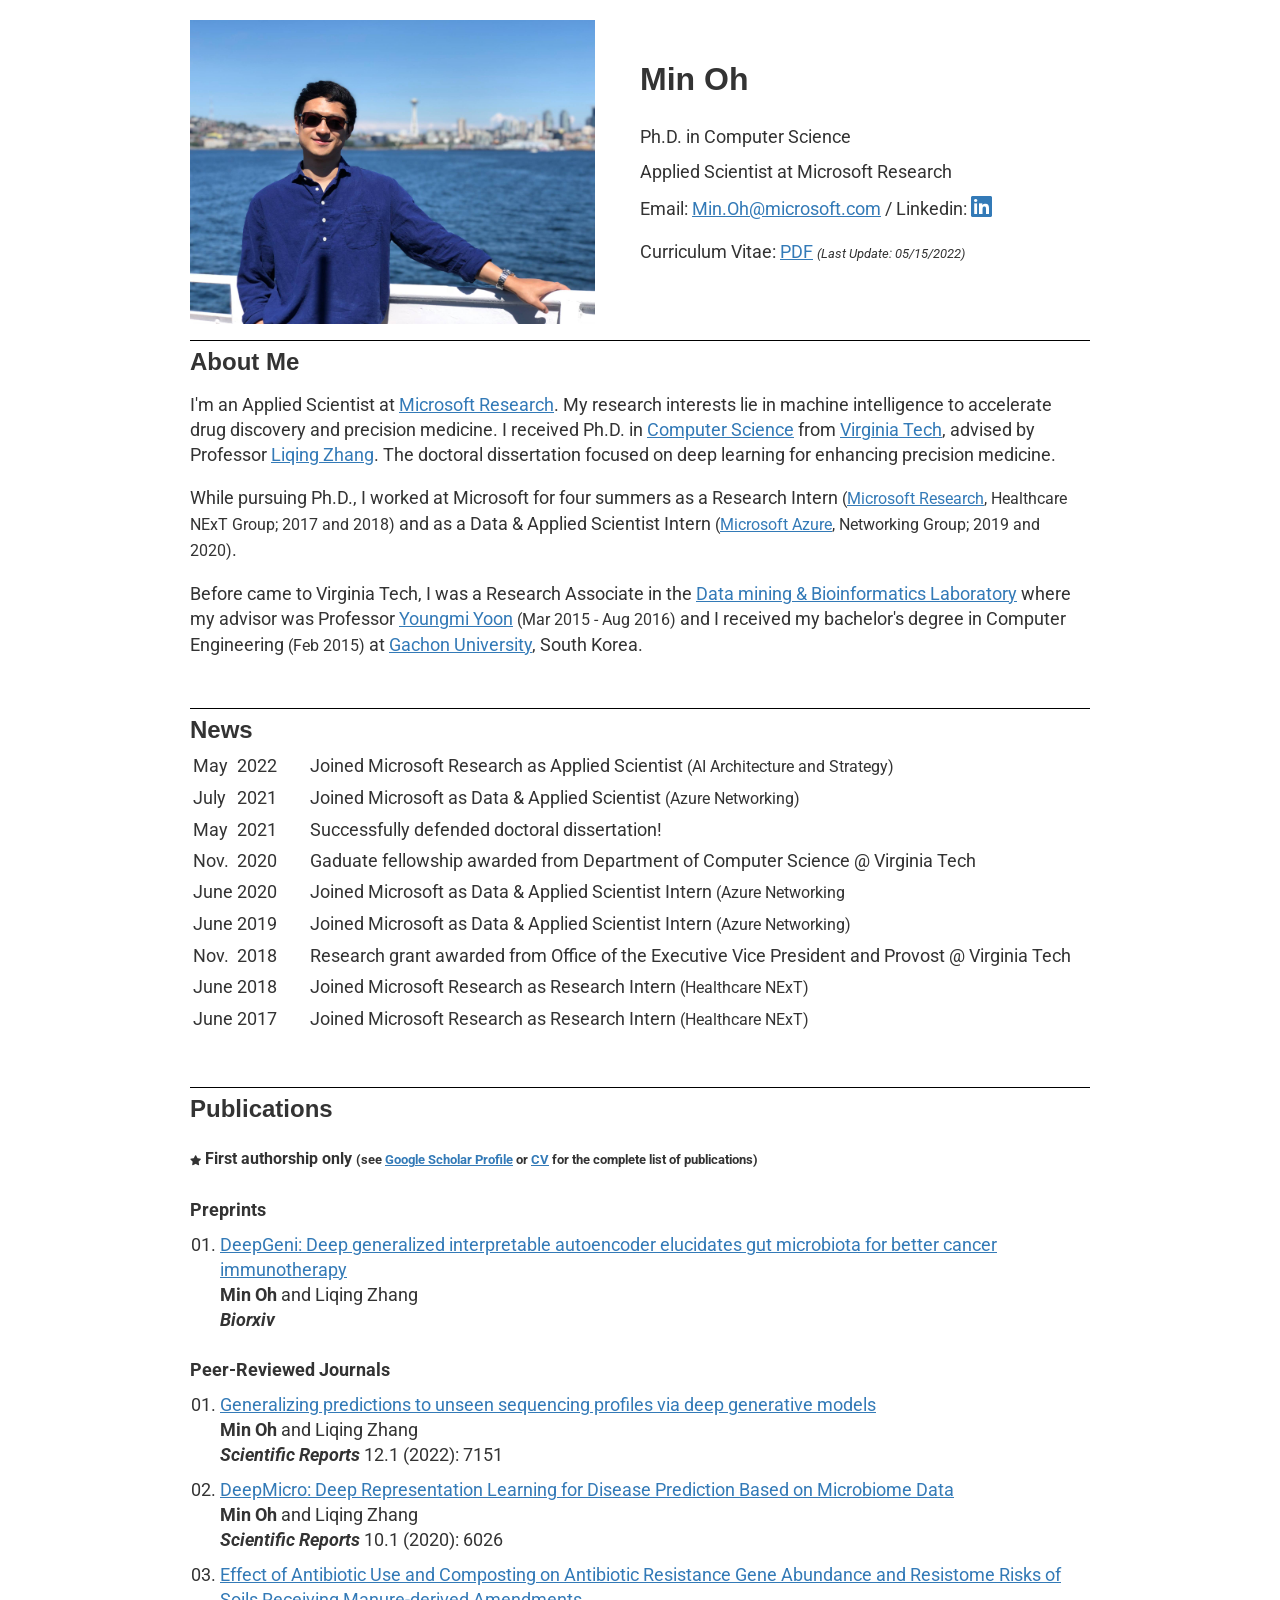
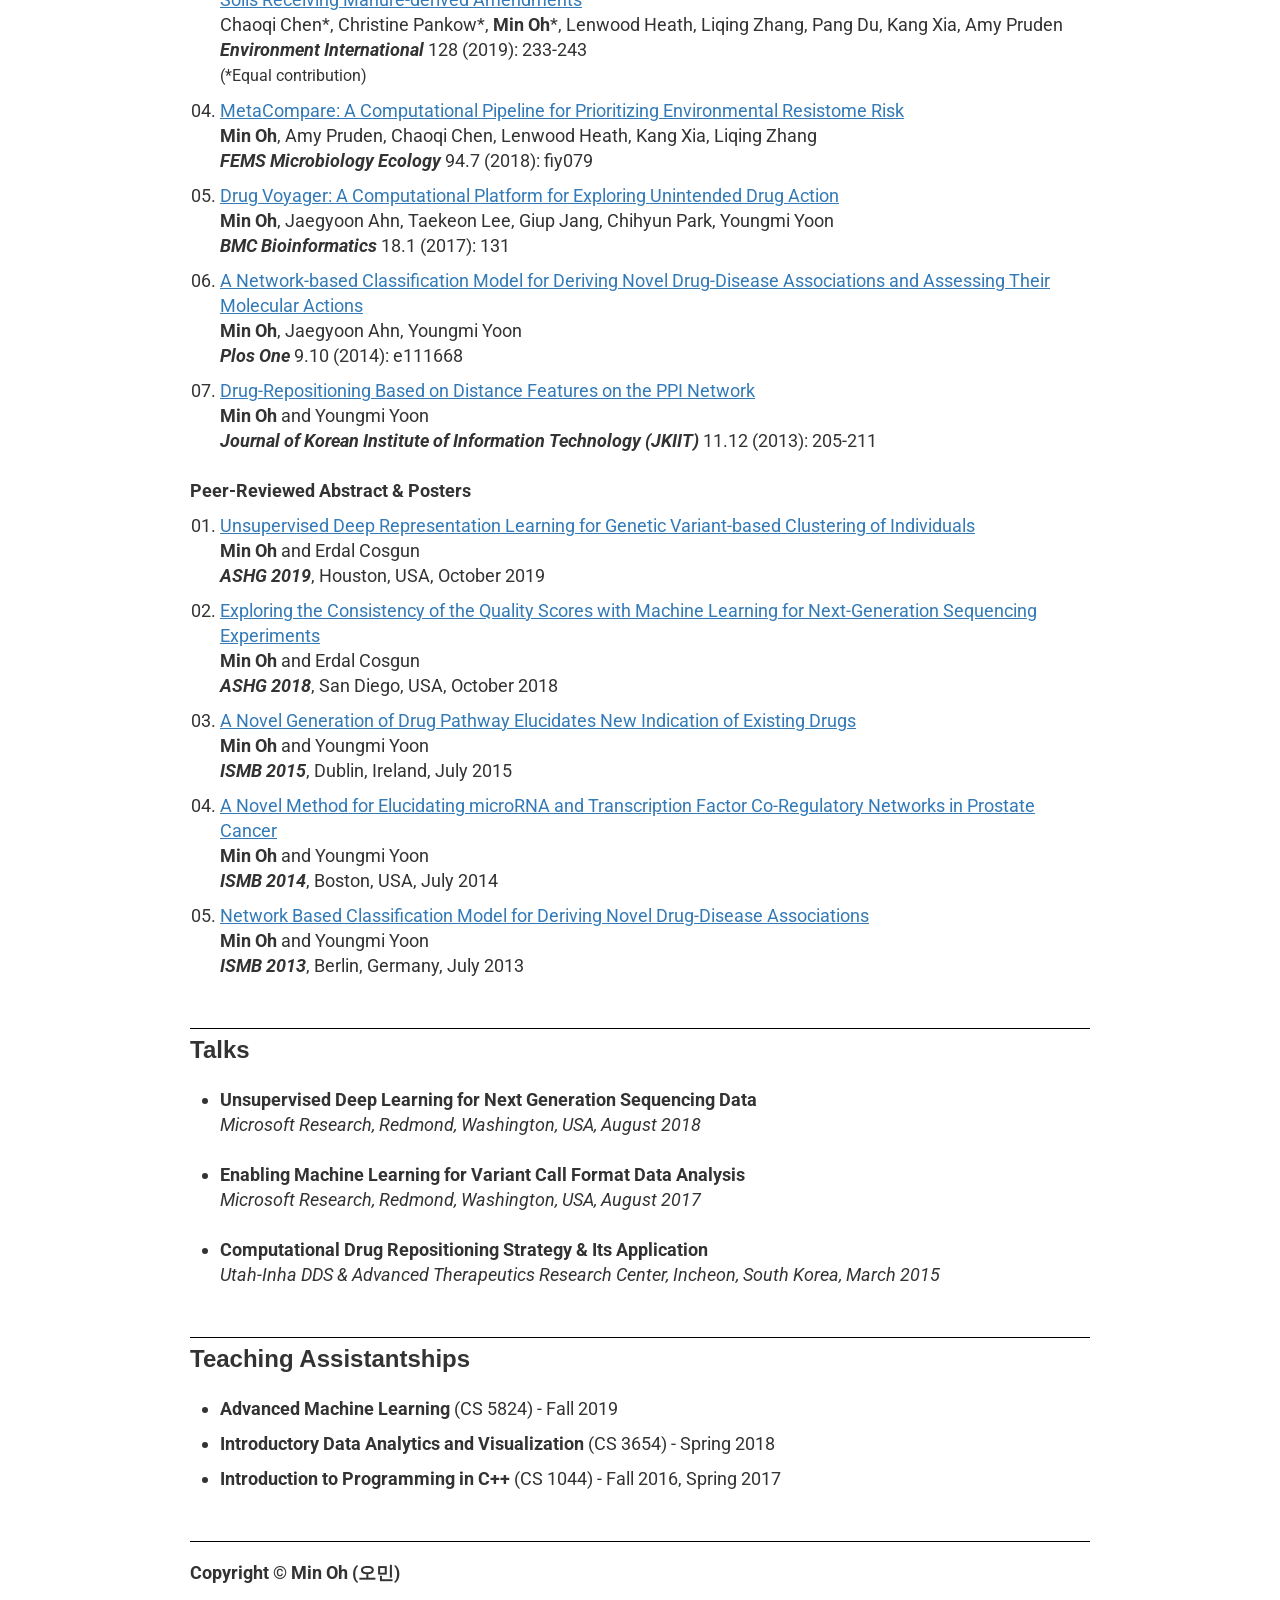
<file: index.html>
<!DOCTYPE html>
<html lang="en">
<head>
	<meta charset="utf-8"/>
    <meta name="description" content="Min Oh is an Applied Scientist at Microsoft Research.">
	<title>Min Oh</title>
    <link href="https://fonts.googleapis.com/css?family=Droid+Serif|Roboto|Open+Sans" rel="stylesheet">
  <link rel="stylesheet" type="text/css" href="style.css">
  
	<?php 
		if (!empty($_SERVER['HTTP_CLIENT_IP'])) {
		$ip=$_SERVER['HTTP_CLIENT_IP'];}
		elseif (!empty($_SERVER['HTTP_X_FORWARDED_FOR'])) {
		$ip=$_SERVER['HTTP_X_FORWARDED_FOR'];} else {
		$ip=$_SERVER['REMOTE_ADDR'];}
	?>
  
  <script>
  (function(i,s,o,g,r,a,m){i['GoogleAnalyticsObject']=r;i[r]=i[r]||function(){
  (i[r].q=i[r].q||[]).push(arguments)},i[r].l=1*new Date();a=s.createElement(o),
  m=s.getElementsByTagName(o)[0];a.async=1;a.src=g;m.parentNode.insertBefore(a,m)
  })(window,document,'script','https://www.google-analytics.com/analytics.js','ga');

  ga('create', 'UA-91744103-1', 'auto');
  ga('send', 'pageview', {
      'dimension1':  '<?=$ip;?>'
    });

</script>
  
  <meta name="viewport" content="width=device-width, initial-scale=1">
  <link rel="stylesheet" href="https://use.fontawesome.com/releases/v5.12.0/css/all.css">
  <!--<link rel="stylesheet" href="https://cdnjs.cloudflare.com/ajax/libs/font-awesome/4.7.0/css/font-awesome.min.css">-->
	
</head>
<body>

  <div id="wrapper">
		<div id="top-left">
			<a id="photo" href="" target="_blank"><img src="Min.jpg" alt="Profile Photo of Min Oh"></a>
		</div>

		<div id="top-right">
            <br/>
			<h1><p>Min Oh</p></h1>

			<ul>
				<li>Ph.D. in Computer Science</li>
				<li>Applied Scientist at Microsoft Research</li>
			</ul>
            
			<ul>
				<li>Email: <a href="mailto:Min.Oh@microsoft.com">Min.Oh@microsoft.com</a> / Linkedin: <a href="https://www.linkedin.com/in/~minoh/"><i class="fab fa-linkedin" style="font-size:24px"></i></a></li>
			</ul>

			<p>Curriculum Vitae: <a href="MinOh_cv.pdf">PDF</a> <small><i> (Last Update: 05/15/2022) </i> </small></p>
		</div>

		<!-- About Me -->
		<div class="clear"></div>
		<h2>About Me</h2>
		<p>I'm an Applied Scientist at <a href="https://www.microsoft.com/en-us/research/">Microsoft Research</a>. My research interests lie in machine intelligence to accelerate drug discovery and precision medicine. I received Ph.D. in <a href="https://www.cs.vt.edu/">Computer Science</a> from <a href="https://www.vt.edu/">Virginia Tech</a>, advised by Professor <a href="http://people.cs.vt.edu/~lqzhang/">Liqing Zhang</a>. The doctoral dissertation focused on deep learning for enhancing precision medicine. </p>
		<p>While pursuing Ph.D., I worked at Microsoft for four summers as a Research Intern <medium>(<a href="https://www.microsoft.com/en-us/research/">Microsoft Research</a>, Healthcare NExT Group; 2017 and 2018)</medium> and as a Data & Applied Scientist Intern <medium>(<a href="https://azure.microsoft.com/en-us/">Microsoft Azure</a>, Networking Group; 2019 and 2020)</medium>.
		
		<p>Before came to Virginia Tech, I was a Research Associate in the <a href="http://databio.gachon.ac.kr/">Data mining & Bioinformatics Laboratory</a> where my advisor was Professor <a href= "http://professor.gachon.ac.kr/main/professor.jsp?Forum_seq=63092">Youngmi Yoon</a> <medium>(Mar 2015 - Aug 2016)</medium> and I received my bachelor's degree in Computer Engineering <medium>(Feb 2015)</medium> at <a href="http://www.gachon.ac.kr/english/">Gachon University</a>, South Korea.</p>

	  	<!-- News -->
		<div class="clear"></div>
		<h2>News</h2>
		<table>
			<tr><td>May</td><td> 2022</td><td><span style="padding-left:25px"></span> </td> <td> Joined Microsoft Research as Applied Scientist <medium>(AI Architecture and Strategy)</medium></td><tr>
			<tr><td>July</td><td> 2021</td><td><span style="padding-left:25px"></span> </td> <td> Joined Microsoft as Data & Applied Scientist <medium>(Azure Networking)</medium></td><tr>
			<tr><td>May</td><td> 2021</td><td><span style="padding-left:25px"></span> </td> <td> Successfully defended doctoral dissertation! </td><tr>
			<tr><td>Nov.</td><td> 2020</td><td><span style="padding-left:25px"></span> </td> <td> Gaduate fellowship awarded from Department of Computer Science @ Virginia Tech </td><tr>
			<tr><td>June</td><td> 2020</td><td><span style="padding-left:25px"></span> </td> <td> Joined Microsoft as Data & Applied Scientist Intern <medium>(Azure Networking</medium> </td><tr>
			<tr><td>June</td><td> 2019</td><td><span style="padding-left:25px"></span> </td> <td> Joined Microsoft as Data & Applied Scientist Intern <medium>(Azure Networking)</medium> </td><tr>
			<tr><td>Nov.</td><td> 2018</td><td><span style="padding-left:25px"></span> </td> <td> Research grant awarded from Office of the Executive Vice President and Provost @ Virginia Tech </td><tr>
			<tr><td>June</td><td> 2018</td><td><span style="padding-left:25px"></span> </td> <td> Joined Microsoft Research as Research Intern <medium>(Healthcare NExT)</medium> </td><tr>
			<tr><td>June</td><td> 2017</td><td><span style="padding-left:25px"></span> </td> <td> Joined Microsoft Research as Research Intern <medium>(Healthcare NExT)</medium> </td><tr>
		</table>
		
		<!-- Publications -->
        <div class="clear"></div>
		<h2>Publications</h2>
		<h4><medium> <i class="fas fa-star" style="font-size:10px"></i> First authorship only</medium> <small>(see <a href="https://scholar.google.com/citations?user=tUomquAAAAAJ&hl=en">Google Scholar Profile</a> or <a href="MinOh_cv.pdf">CV</a> for the complete list of publications)</small></h4>
		<!-- Preprints
		<ol class="classic" type="1"> Preprints
			<li class="classic">
				<a href="https://www.biorxiv.org/content/10.1101/785626v1">DeepMicro: Deep Representation Learning for Disease Prediction Based on Microbiome Data</a> <br>
				<b>Min Oh</b> and Liqing Zhang <br>
				<i>bioRxiv</i> (2019): 785626
			</li>
		</ol>
		-->
		
		<ol class="classic" type="1"> Preprints
			<li class="classic">
				<a href="https://www.biorxiv.org/content/10.1101/2021.05.06.443032v1">DeepGeni: Deep generalized interpretable autoencoder elucidates gut microbiota for better cancer immunotherapy</a> </br>
				<b>Min Oh</b> and Liqing Zhang <br>
				<i><b> Biorxiv </b></i>
			</li>
		
		<ol class="classic" type="1"> Peer-Reviewed Journals
			<li class="classic">
				<a href="https://www.nature.com/articles/s41598-022-11363-w">Generalizing predictions to unseen sequencing profiles via deep generative models</a> <br>
				<b>Min Oh</b> and Liqing Zhang <br>
				<i><b>Scientific Reports</b></i> 12.1 (2022): 7151 </li>
			<li class="classic">
				<a href="https://www.nature.com/articles/s41598-020-63159-5">DeepMicro: Deep Representation Learning for Disease Prediction Based on Microbiome Data</a> <br>
				<b>Min Oh</b> and Liqing Zhang <br>
				<i><b>Scientific Reports</b></i> 10.1 (2020): 6026 </li>
			<li class="classic">
				<a href="https://www.sciencedirect.com/science/article/pii/S0160412019301874">Effect of Antibiotic Use and Composting on Antibiotic Resistance Gene Abundance and Resistome Risks of Soils Receiving Manure-derived Amendments</a> <br>
				Chaoqi Chen*, Christine Pankow*, <b>Min Oh</b>*, Lenwood Heath, Liqing Zhang, Pang Du, Kang Xia, Amy Pruden <br>
				<i><b>Environment International</b></i> 128 (2019): 233-243 <br><medium>(*Equal contribution)</medium> </li>
			<li class="classic">
				<a href="https://academic.oup.com/femsec/advance-article/doi/10.1093/femsec/fiy079/4987204">MetaCompare: A Computational Pipeline for Prioritizing Environmental Resistome Risk</a> <br>
				<b>Min Oh</b>, Amy Pruden, Chaoqi Chen, Lenwood Heath, Kang Xia, Liqing Zhang <br>
				<i><b>FEMS Microbiology Ecology</b></i> 94.7 (2018): fiy079</li>
			<li class="classic">
				<a href="https://bmcbioinformatics.biomedcentral.com/articles/10.1186/s12859-017-1558-3">Drug Voyager: A Computational Platform for Exploring Unintended Drug Action</a> <br>
				<b>Min Oh</b>, Jaegyoon Ahn, Taekeon Lee, Giup Jang, Chihyun Park, Youngmi Yoon <br>
				<i><b>BMC Bioinformatics</b></i> 18.1 (2017): 131</li>
			<li class="classic">
				<a href="http://journals.plos.org/plosone/article?id=10.1371/journal.pone.0111668">A Network-based Classification Model for Deriving Novel Drug-Disease Associations and Assessing Their Molecular Actions</a> <br>
				<b>Min Oh</b>, Jaegyoon Ahn, Youngmi Yoon <br>
				<i><b>Plos One</b></i> 9.10 (2014): e111668</li>
			<li class="classic">
				<a href="http://www.dbpia.co.kr/Journal/ArticleDetail/NODE02321027">Drug-Repositioning Based on Distance Features on the PPI Network</a> <br>
				<b>Min Oh</b> and Youngmi Yoon <br>
				<i><b>Journal of Korean Institute of Information Technology (JKIIT)</b></i> 11.12 (2013): 205-211</li>
			
		</ol>
		<ul class="classic"> Peer-Reviewed Abstract & Posters
			<li class="classic">
				<a href="https://eventpilotadmin.com/web/page.php?page=IntHtml&project=ASHG19&id=1921501">Unsupervised Deep Representation Learning for Genetic Variant-based Clustering of Individuals</a> <br>
				<b>Min Oh</b> and Erdal Cosgun <br>
				<i><b>ASHG 2019</b></i>, Houston, USA, October 2019</li>
			<li class="classic">
				<a href="https://www.microsoft.com/en-us/research/publication/exploring-the-consistency-of-the-quality-scores-with-machine-learning-for-next-generation-sequencing-experiments/">Exploring the Consistency of the Quality Scores with Machine Learning for Next-Generation Sequencing Experiments</a> <br>
				<b>Min Oh</b> and Erdal Cosgun <br>
				<i><b>ASHG 2018</b></i>, San Diego, USA, October 2018</li>
			<li class="classic">
				<a href="https://www.iscb.org/cms_addon/conferences/ismbeccb2015/posterlist.php?cat=O">A Novel Generation of Drug Pathway Elucidates New Indication of Existing Drugs</a> <br>
				<b>Min Oh</b> and Youngmi Yoon <br>
				<i><b>ISMB 2015</b></i>, Dublin, Ireland, July 2015</li>
			<li class="classic">
				<a href="https://www.iscb.org/cms_addon/conferences/ismb2014/posterlist.php?cat=O">A Novel Method for Elucidating microRNA and Transcription Factor Co-Regulatory Networks in Prostate Cancer</a> <br>
				<b>Min Oh</b> and Youngmi Yoon  <br>
				<i><b>ISMB 2014</b></i>, Boston, USA, July 2014</li>
			<li class="classic">
				<a href="https://www.iscb.org/cms_addon/conferences/ismbeccb2013/posterlist.php?cat=O">Network Based Classification Model for Deriving Novel Drug-Disease Associations</a> <br>
				<b>Min Oh</b> and Youngmi Yoon <br>
				<i><b>ISMB 2013</b></i>, Berlin, Germany, July 2013
		</ul>
		
		<!-- Presentation -->
		<div class="clear"></div>
		<h2>Talks</h2>
		<ul class="classic">
			<li class="presentation"><b>Unsupervised Deep Learning for Next Generation Sequencing Data</b> <br>
			<i>Microsoft Research, Redmond, Washington, USA, August 2018</i></li>
		<ul class="classic">
			<li class="presentation"><b>Enabling Machine Learning for Variant Call Format Data Analysis</b> <br>
			<i>Microsoft Research, Redmond, Washington, USA, August 2017</i></li>
		<ul class="classic">
			<li class="presentation"><b>Computational Drug Repositioning Strategy & Its Application</b> <br>
			<i>Utah-Inha DDS & Advanced Therapeutics Research Center, Incheon, South Korea, March 2015</i></li>
		</ul>
		
		<!-- Refree 
		<div class="clear"></div>
		<h2>Professional Activity</h2>
		<ul class="classic"> Journal Refree for
			<li class="presentation">Oncotarget</li>
		</ul>
		<ul class="classic"> Member of 
			<li class="presentation">International Society for Computational Biology (ISCB), 2013 - current</li>
		</ul>
		-->
		
		<!-- Skills 
		<div class="clear"></div>
		<h2>Skills</h2>
		<p>I'm proficient in C++ and Familiar with C, Java, Python, Javascript, JSP, HTML/CSS and SQL. Also, I have many experiences with tools for machine learning, statistics and network simulation, including Weka, R, SPSS, MATLAB and Cytoscape. </p>
		-->
		<!-- Software 
		<div class="clear"></div>
		<h2>Software</h2>
		<ul class="classic">
			<li class="classic"><b>Drug Voyager</b></li>
			<li class="classic"><b></b></li>
		</ul>
		-->
		
		<!-- Teaching Experiences -->
		<div class="clear"></div>
		<h2>Teaching Assistantships</h2>
		<ul class="classic">
			<li class="presentation"><b>Advanced Machine Learning</b> (CS 5824) - Fall 2019</li>
			<li class="presentation"><b>Introductory Data Analytics and Visualization</b> (CS 3654) - Spring 2018</li>
			<li class="presentation"><b>Introduction to Programming in C++</b> (CS 1044) - Fall 2016, Spring 2017</li>
			
		</ul>
		
		<!-- Courses -->
		<!--
		<div class="clear"></div>
		<h2>Selected Courses</h2>
		<ul class="classic">
			<li class="presentation"><b>Deep Learning</b> (CS 6524), Prof. Huang, Fall 2019</li>
			<li class="presentation"><b>Advanced Machine Learning</b> (CS 5824), Prof. Huang, Fall 2017</li>
			<li class="presentation"><b>Information Visualization</b> (CS 5764), Prof. North, Fall 2017</li>
			<li class="presentation"><b>Data Analytics II</b> (CS 5526), Prof. Huang, Spring 2017</li>
			<li class="presentation"><b>Data Analytics I</b> (CS 5525), Prof. Reddy, Fall 2016</li>
			<li class="presentation"><b>Algorithms in Bioinformatics</b> (CS 5124), Prof. Zhang, Fall 2016</li>
			
		</ul>
		-->
		
		<!-- Social service 
		<div class="clear"></div>
		<h2>Social Service</h2>
		<ul class="classic">Military Service
			<li class="classic"> <i>Republic of Korea Army</i>, Sergeant, July 2008 - June 2010 </il>
		</ul>
		-->
		

		<div class="clear"></div>
		<p>Copyright &copy; Min Oh (오민)</p>

  </div>

<script type='text/javascript'>
 _gaq.push(['_setCustomVar', 1, 'IP', '<?=$ip;?>', 1]);
</script>

</body>
</html>
</file>
<file: style.css>
body, html {
    margin: 0; padding: 0;
    font-family: Roboto, sans-serif, serif, Open Sans, Helvetica, Arial;
    font-size: large;
    background-color: #fff;
    color: #333;
    line-height: 25px
}

small{
    font-size: 70%;
}
medium{
    font-size: 90%;
}

#wrapper {
	width: 50em;
	margin: 0 auto;
    padding: 10px;
}

#top-left {
    float: left;
    width: 45%;
}

#top-right {
    float: right;
    width: 50%;
}

h1 {
    font-size: xx-large;
    font-weight: bold;
    margin: 10px 0;
}

h2 {
	font-size: x-large;
    font-weight: bold;
    margin: 8px 0;
}

h1, h2 {
    font-family: sans-serif, Helvetica, 'Arial', 'Droid Serif', 'Open Sans', 'Roboto', 'Times New Roman', serif;
}

div.clear {
	clear: both;
	border-top: 1px solid black;
	margin-top: 50px;
}

ul {
	list-style: none;
	margin: 10px 0 10px 0; padding: 0;
}

li {
	list-style: none;
	margin: 0 5px 10px 0px; padding: 0;
}


ul.classic {
    font-weight: bold;
    list-style-type: disc;
    margin: 25px 0px 10px 0; padding: 0;
}

ol.classic {
    font-weight: bold;
    list-style-type: decimal-leading-zero;
    margin: 25px 0px 10px 0; padding: 0;
}

li.classic {
    font-weight: normal;
    list-style-type: decimal-leading-zero;
    margin: 10px 5px 10px 30px; padding: 0;
}

li.presentation {
    font-weight: normal;
    list-style-type: disc;
    margin: 10px 5px 0px 30px; padding: 0;
}


a:link, a:visited {
	color: #600;
	color: #337ab7;
    text-decoration: underline;
}

a:hover {
	color: #333;
	color: #600;
}

a:active {
    color: #f60;
}

#photo {
    display: block;
    width: 100%;
    margin: 10px 0 10px 0;
}

#photo img {
    max-width: 100%;
}

@media (max-width: 700px) {
  #wrapper {
    width: 100%;
    margin: 0;
  }

  #top-left {
    float: none;
    width: 100%;
  }

  #top-right {
    float: none;
    width: 100%;
  }
}

tab1 {
	padding-right: 1em;
}
tab2 {
	padding-right: 2em;
}
</file>
